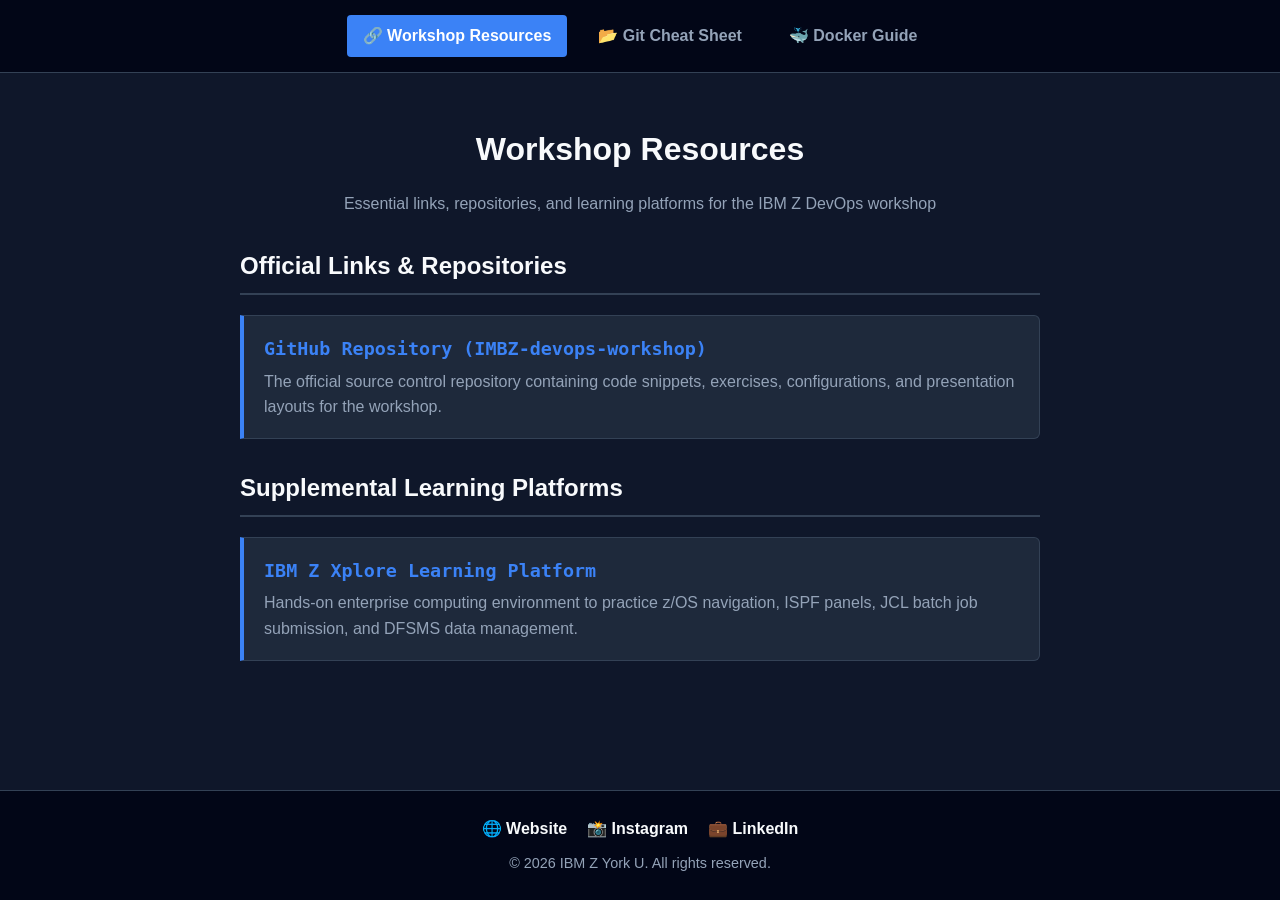
<file: index.html>
<!DOCTYPE html>
<html lang="en">
<head>
    <meta charset="UTF-8">
    <meta name="viewport" content="width=device-width, initial-scale=1.0">
    <title>Workshop Resources | IBM Z DevOps</title>
    <link rel="stylesheet" href="style.css">
</head>
<body>
  <!-- Menu Bar -->
    <nav class="navbar">
        <a href="index.html"  class="active">🔗 Workshop Resources</a>
        <a href="Git.html">📂 Git Cheat Sheet</a>
            <a href="Docker.html" >🐳 Docker Guide</a>
</nav>
<div class="container">
  

    <h1>Workshop Resources</h1>
    <p class="subtitle">Essential links, repositories, and learning platforms for the IBM Z DevOps workshop</p>

    <h2 class="section-title">Official Links & Repositories</h2>



    <div class="card">
        <h3><a href="https://github.com/Jayson-Amike/IMBZ-devops-workshop" target="_blank">GitHub Repository (IMBZ-devops-workshop)</a></h3>
        <p>The official source control repository containing code snippets, exercises, configurations, and presentation layouts for the workshop.</p>
    </div>

    <h2 class="section-title">Supplemental Learning Platforms</h2>

    <div class="card">
        <h3><a href="https://github.com/Jayson-Amike/IMBZ-devops-workshop" target="_blank">IBM Z Xplore Learning Platform</a></h3>
        <p>Hands-on enterprise computing environment to practice z/OS navigation, ISPF panels, JCL batch job submission, and DFSMS data management.</p>
    </div>

   

</div>

<!-- Footer Section -->
<footer class="footer">
    <div class="footer-links">
        <a href="https://ibm-z-york-u-website-nu.vercel.app/" target="_blank">🌐 Website</a>
        <a href="https://www.instagram.com/ibmzyorku/" target="_blank">📸 Instagram</a>
        <a href="https://www.linkedin.com/company/ibmzyorku" target="_blank">💼 LinkedIn</a>
    </div>
    <p>&copy; 2026 IBM Z York U. All rights reserved.</p>
</footer>

</body>
</html>
</file>
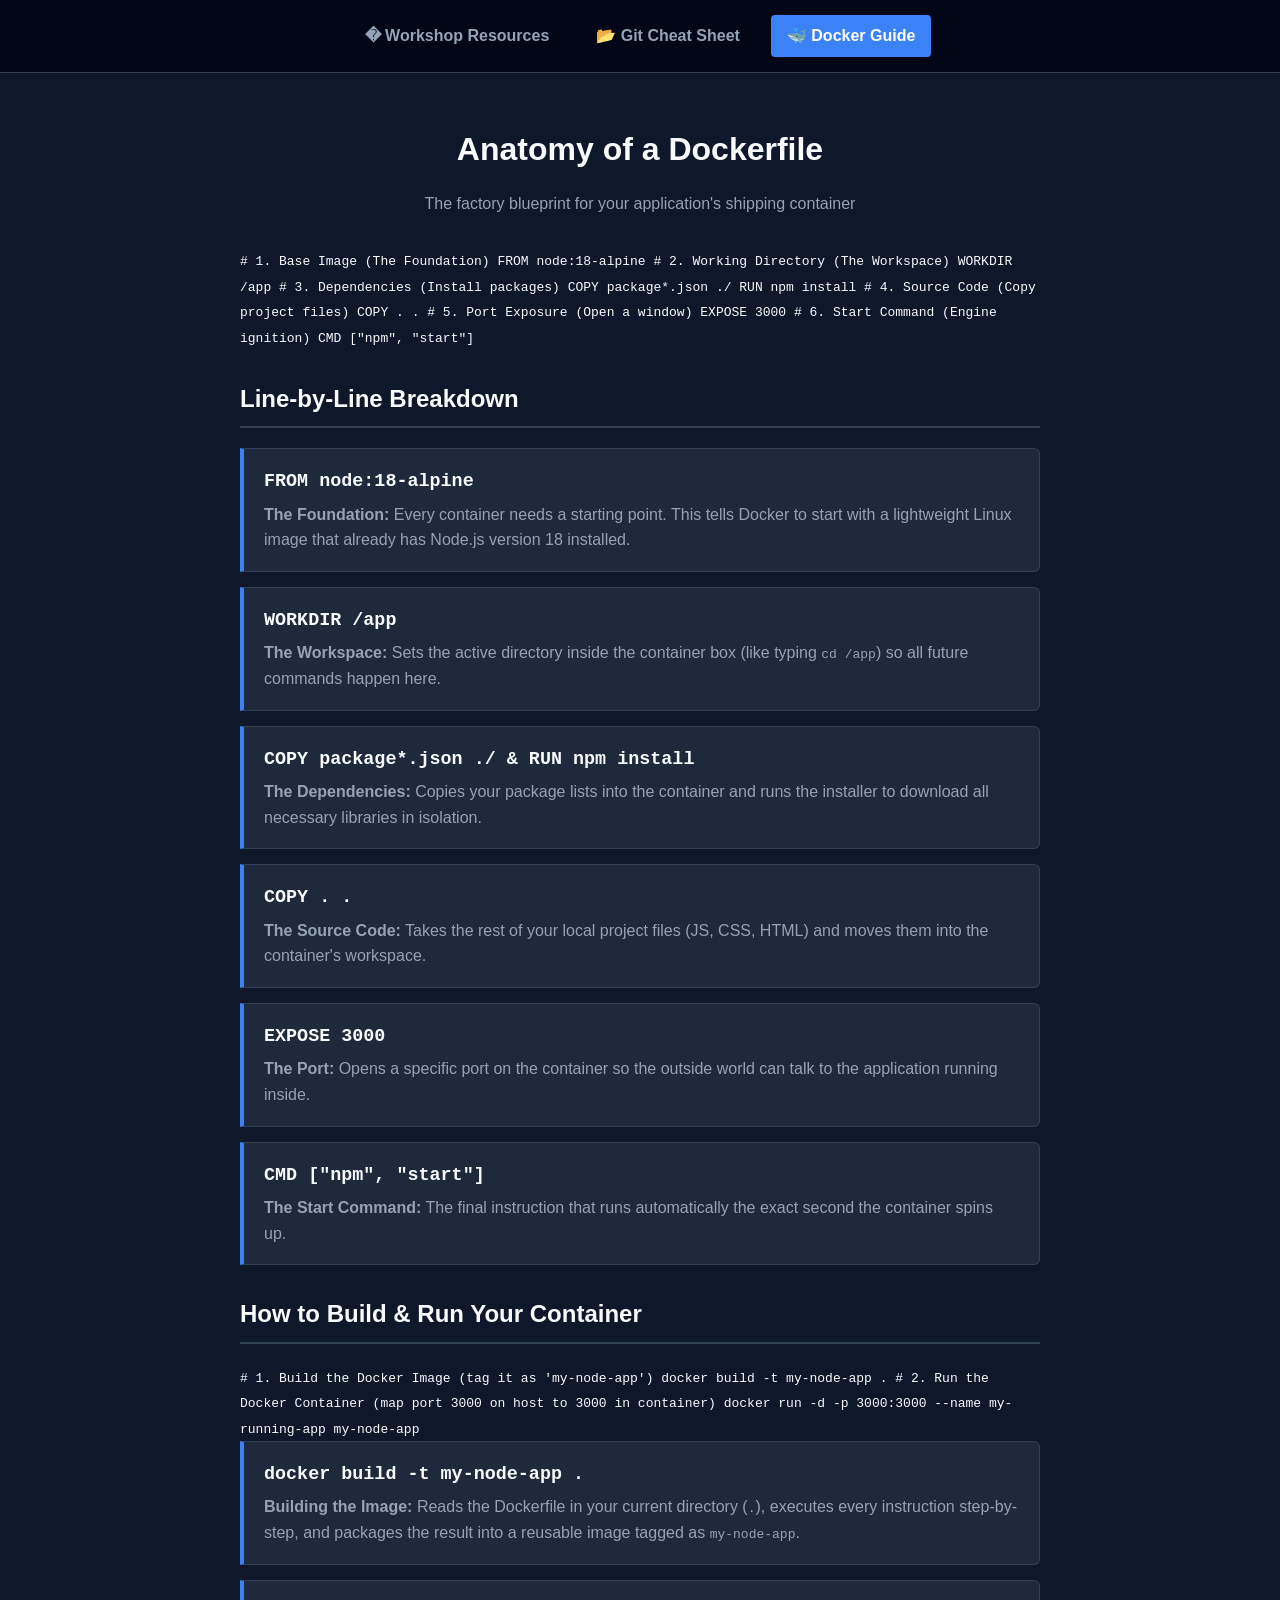
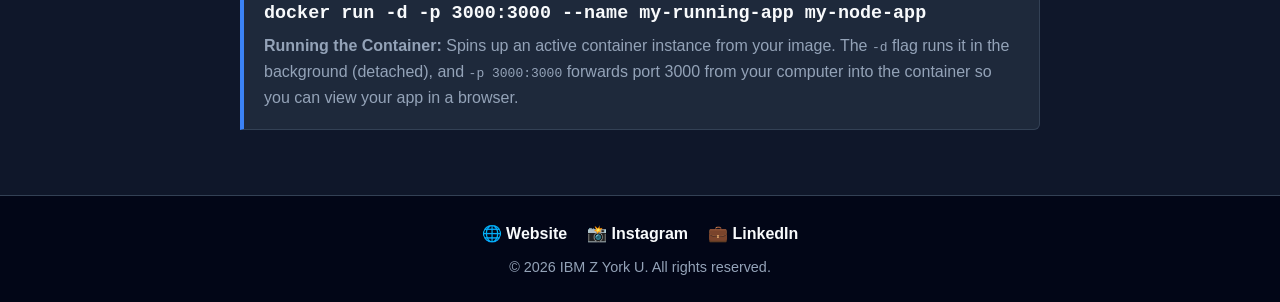
<file: Docker.html>
<!DOCTYPE html>
<html lang="en">
<head>
    <meta charset="UTF-8">
    <meta name="viewport" content="width=device-width, initial-scale=1.0">
    <title>Anatomy of a Dockerfile | IBM Z DevOps</title>
    <link rel="stylesheet" href="style.css">
</head>
<body>

      <!-- Menu Bar -->
    <nav class="navbar">
        <a href="index.html">� Workshop Resources</a>
        <a href="Git.html">📂 Git Cheat Sheet</a>
        <a href="Docker.html" class="active">🐳 Docker Guide</a>
    </nav>
    
<div class="container">
  

    <h1>Anatomy of a Dockerfile</h1>
    <p class="subtitle">The factory blueprint for your application's shipping container</p>

    <!-- Raw Dockerfile Display -->
    <div class="dockerfile-box">
        <code>
# 1. Base Image (The Foundation)
FROM node:18-alpine

# 2. Working Directory (The Workspace)
WORKDIR /app

# 3. Dependencies (Install packages)
COPY package*.json ./
RUN npm install

# 4. Source Code (Copy project files)
COPY . .

# 5. Port Exposure (Open a window)
EXPOSE 3000

# 6. Start Command (Engine ignition)
CMD ["npm", "start"]
        </code>
    </div>

    <h2 class="section-title">Line-by-Line Breakdown</h2>

    <div class="card">
        <h3>FROM node:18-alpine</h3>
        <p><strong>The Foundation:</strong> Every container needs a starting point. This tells Docker to start with a lightweight Linux image that already has Node.js version 18 installed.</p>
    </div>

    <div class="card">
        <h3>WORKDIR /app</h3>
        <p><strong>The Workspace:</strong> Sets the active directory inside the container box (like typing <code>cd /app</code>) so all future commands happen here.</p>
    </div>

    <div class="card">
        <h3>COPY package*.json ./ & RUN npm install</h3>
        <p><strong>The Dependencies:</strong> Copies your package lists into the container and runs the installer to download all necessary libraries in isolation.</p>
    </div>

    <div class="card">
        <h3>COPY . .</h3>
        <p><strong>The Source Code:</strong> Takes the rest of your local project files (JS, CSS, HTML) and moves them into the container's workspace.</p>
    </div>

    <div class="card">
        <h3>EXPOSE 3000</h3>
        <p><strong>The Port:</strong> Opens a specific port on the container so the outside world can talk to the application running inside.</p>
    </div>

    <div class="card">
        <h3>CMD ["npm", "start"]</h3>
        <p><strong>The Start Command:</strong> The final instruction that runs automatically the exact second the container spins up.</p>
    </div>

    <h2 class="section-title">How to Build & Run Your Container</h2>

    <div class="dockerfile-box">
        <code>
# 1. Build the Docker Image (tag it as 'my-node-app')
docker build -t my-node-app .

# 2. Run the Docker Container (map port 3000 on host to 3000 in container)
docker run -d -p 3000:3000 --name my-running-app my-node-app
        </code>
    </div>

    <div class="card">
        <h3>docker build -t my-node-app .</h3>
        <p><strong>Building the Image:</strong> Reads the Dockerfile in your current directory (<code>.</code>), executes every instruction step-by-step, and packages the result into a reusable image tagged as <code>my-node-app</code>.</p>
    </div>

    <div class="card">
        <h3>docker run -d -p 3000:3000 --name my-running-app my-node-app</h3>
        <p><strong>Running the Container:</strong> Spins up an active container instance from your image. The <code>-d</code> flag runs it in the background (detached), and <code>-p 3000:3000</code> forwards port 3000 from your computer into the container so you can view your app in a browser.</p>
    </div>

</div>

<!-- Footer Section -->
<footer class="footer">
    <div class="footer-links">
        <a href="https://ibm-z-york-u-website-nu.vercel.app/" target="_blank">🌐 Website</a>
        <a href="https://www.instagram.com/ibmzyorku/" target="_blank">📸 Instagram</a>
        <a href="https://www.linkedin.com/company/ibmzyorku" target="_blank">💼 LinkedIn</a>
    </div>
    <p>&copy; 2026 IBM Z York U. All rights reserved.</p>
</footer>

</body>
</html>
</file>
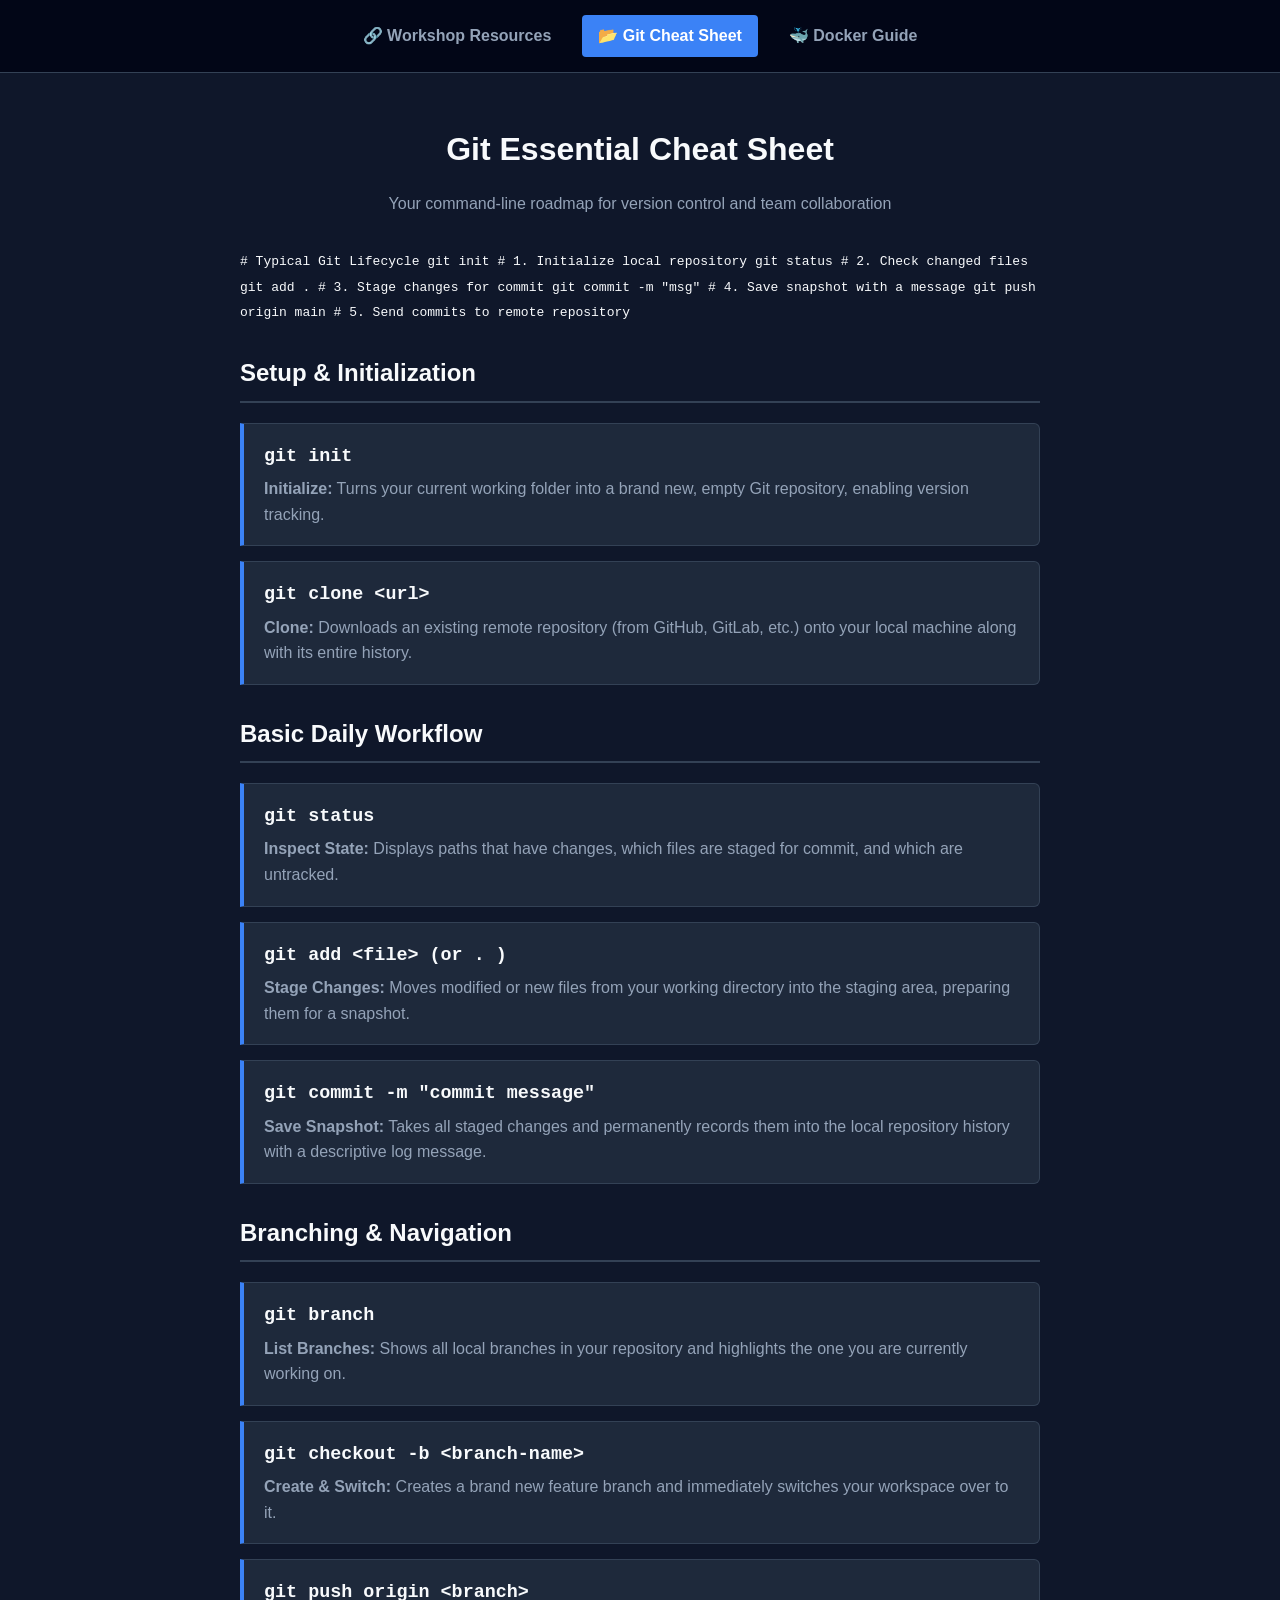
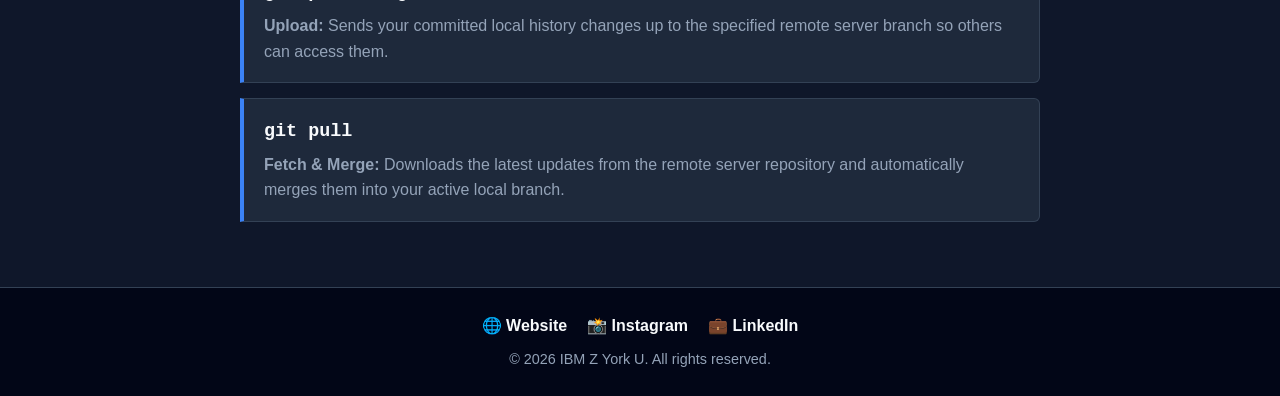
<file: Git.html>
<!DOCTYPE html>
<html lang="en">
<head>
    <meta charset="UTF-8">
    <meta name="viewport" content="width=device-width, initial-scale=1.0">
    <title>Git Essential Cheat Sheet | IBM Z DevOps</title>
    <link rel="stylesheet" href="style.css">
</head>
<body>

    <!-- Menu Bar -->
    <nav class="navbar">
        <a href="index.html">🔗 Workshop Resources</a>
        <a href="Git.html" class="active">📂 Git Cheat Sheet</a>
            <a href="Docker.html" >🐳 Docker Guide</a>
</nav>

<div class="container">
    

    <h1>Git Essential Cheat Sheet</h1>
    <p class="subtitle">Your command-line roadmap for version control and team collaboration</p>

    <!-- Quick Workflow Preview Box -->
    <div class="dockerfile-box">
        <code>
# Typical Git Lifecycle
git init                # 1. Initialize local repository
git status              # 2. Check changed files
git add .               # 3. Stage changes for commit
git commit -m "msg"     # 4. Save snapshot with a message
git push origin main    # 5. Send commits to remote repository
        </code>
    </div>

    <h2 class="section-title">Setup & Initialization</h2>

    <div class="card">
        <h3>git init</h3>
        <p><strong>Initialize:</strong> Turns your current working folder into a brand new, empty Git repository, enabling version tracking.</p>
    </div>

    <div class="card">
        <h3>git clone &lt;url&gt;</h3>
        <p><strong>Clone:</strong> Downloads an existing remote repository (from GitHub, GitLab, etc.) onto your local machine along with its entire history.</p>
    </div>

    <h2 class="section-title">Basic Daily Workflow</h2>

    <div class="card">
        <h3>git status</h3>
        <p><strong>Inspect State:</strong> Displays paths that have changes, which files are staged for commit, and which are untracked.</p>
    </div>

    <div class="card">
        <h3>git add &lt;file&gt; (or . )</h3>
        <p><strong>Stage Changes:</strong> Moves modified or new files from your working directory into the staging area, preparing them for a snapshot.</p>
    </div>

    <div class="card">
        <h3>git commit -m "commit message"</h3>
        <p><strong>Save Snapshot:</strong> Takes all staged changes and permanently records them into the local repository history with a descriptive log message.</p>
    </div>

    <h2 class="section-title">Branching & Navigation</h2>

    <div class="card">
        <h3>git branch</h3>
        <p><strong>List Branches:</strong> Shows all local branches in your repository and highlights the one you are currently working on.</p>
    </div>

    <div class="card">
        <h3>git checkout -b &lt;branch-name&gt;</h3>
        <p><strong>Create & Switch:</strong> Creates a brand new feature branch and immediately switches your workspace over to it.</p>
    </div>

    <div class="card">
        <h3>git push origin &lt;branch&gt;</h3>
        <p><strong>Upload:</strong> Sends your committed local history changes up to the specified remote server branch so others can access them.</p>
    </div>

    <div class="card">
        <h3>git pull</h3>
        <p><strong>Fetch & Merge:</strong> Downloads the latest updates from the remote server repository and automatically merges them into your active local branch.</p>
    </div>

</div>

<!-- Footer Section -->
<footer class="footer">
    <div class="footer-links">
        <a href="https://ibm-z-york-u-website-nu.vercel.app/" target="_blank">🌐 Website</a>
        <a href="https://www.instagram.com/ibmzyorku/" target="_blank">📸 Instagram</a>
        <a href="https://www.linkedin.com/company/ibmzyorku" target="_blank">💼 LinkedIn</a>
    </div>
    <p>&copy; 2026 IBM Z York U. All rights reserved.</p>
</footer>

</body>
</html>
</file>
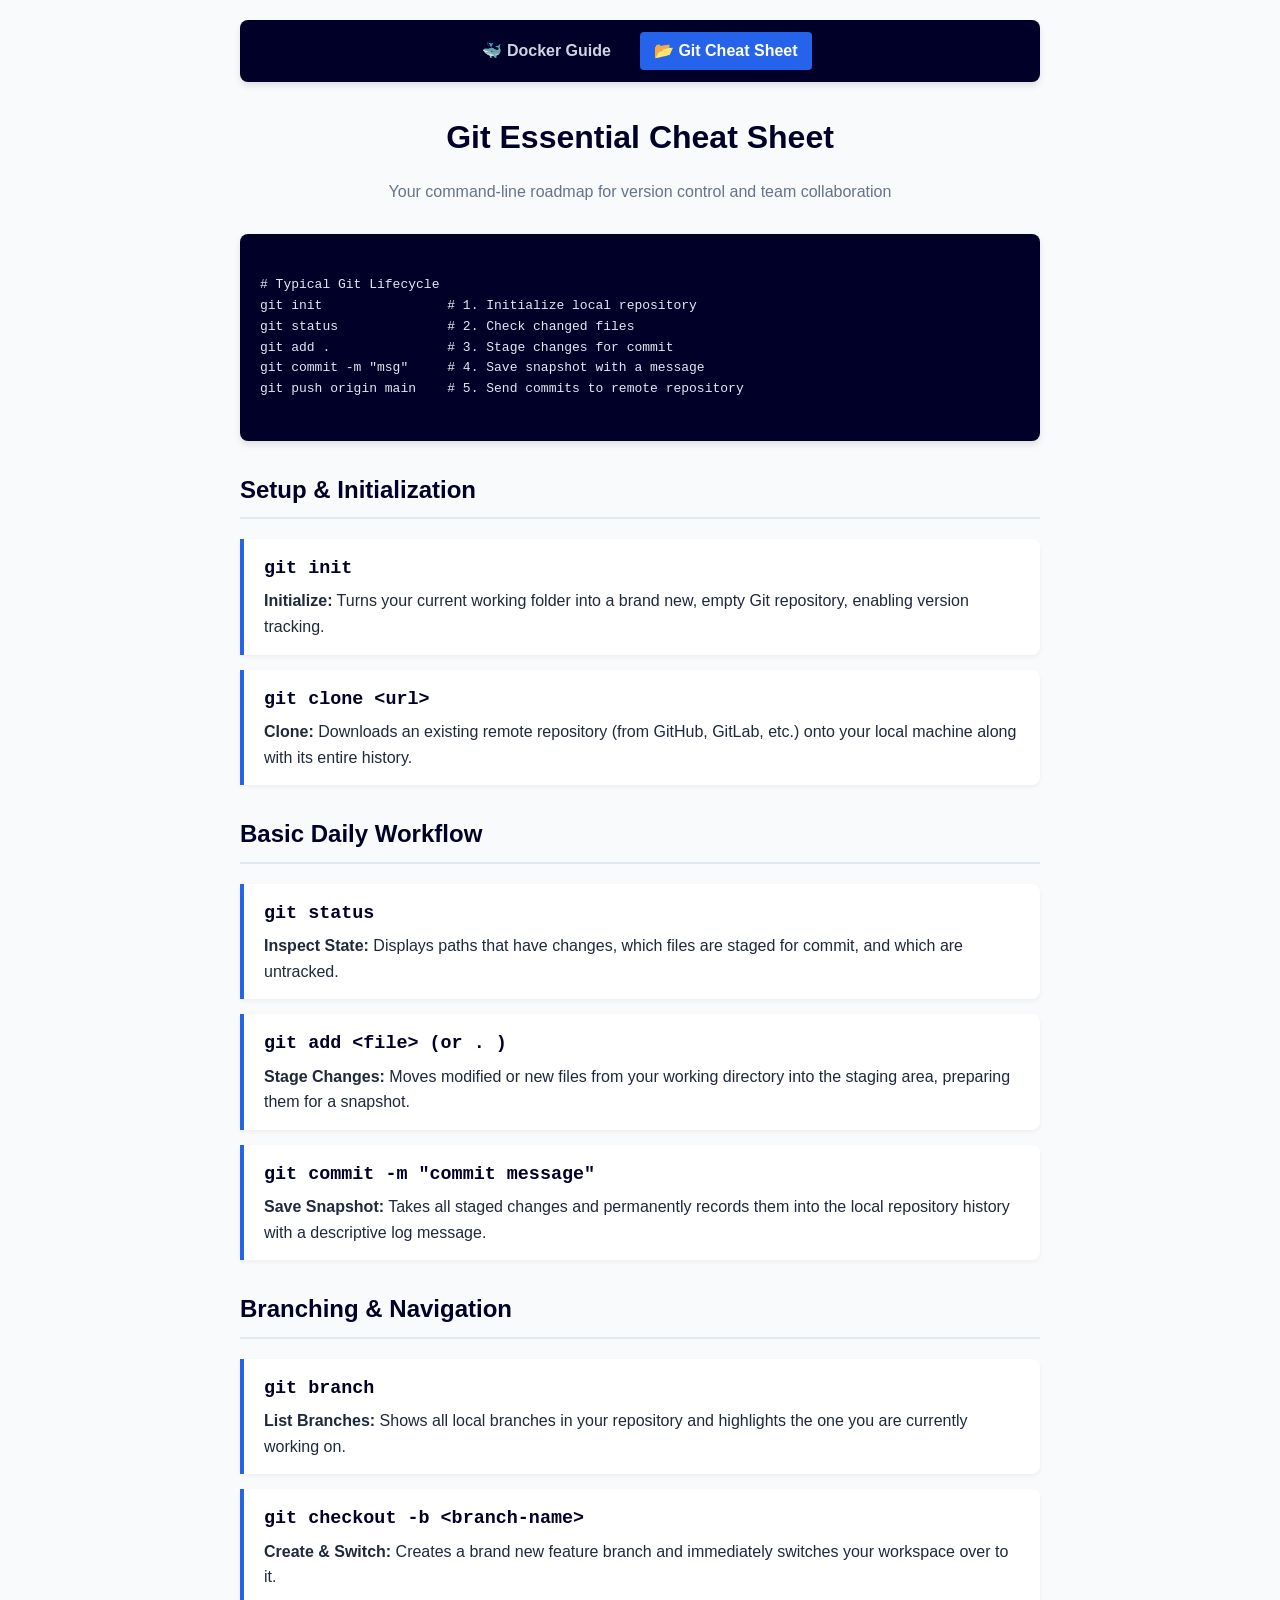
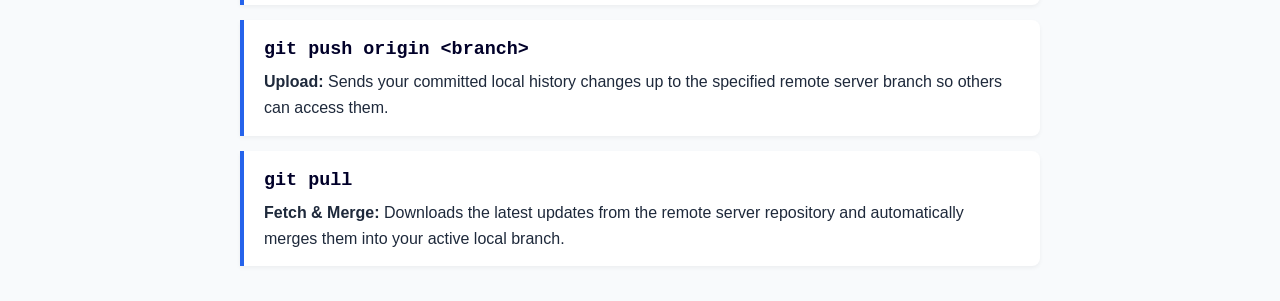
<file: index2.html>
<!DOCTYPE html>
<html lang="en">
<head>
    <meta charset="UTF-8">
    <meta name="viewport" content="width=device-width, initial-scale=1.0">
    <title>Git Essential Cheat Sheet | IBM Z DevOps</title>
    <style>
        :root {
            --primary: #010029;
            --accent: #2563eb;
            --bg: #f8fafc;
            --card-bg: #ffffff;
            --text: #1e293b;
            --code-bg: #f1f5f9;
        }
        body {
            font-family: Arial, sans-serif;
            background-color: var(--bg);
            color: var(--text);
            line-height: 1.6;
            margin: 0;
            padding: 20px;
        }
        .container {
            max-width: 800px;
            margin: 0 auto;
        }
        /* Navigation Menu Bar Styles */
        .navbar {
            display: flex;
            justify-content: center;
            gap: 15px;
            background-color: var(--primary);
            padding: 12px 20px;
            border-radius: 8px;
            margin-bottom: 30px;
            box-shadow: 0 4px 6px rgba(0,0,0,0.1);
        }
        .navbar a {
            color: #cbd5e1;
            text-decoration: none;
            font-weight: bold;
            padding: 6px 14px;
            border-radius: 4px;
            transition: background 0.2s, color 0.2s;
        }
        .navbar a:hover {
            background-color: var(--accent);
            color: #ffffff;
        }
        .navbar a.active {
            background-color: var(--accent);
            color: #ffffff;
        }
        h1 {
            color: var(--primary);
            text-align: center;
            margin-bottom: 10px;
        }
        .subtitle {
            text-align: center;
            color: #64748b;
            margin-bottom: 30px;
        }
        .dockerfile-box {
            background-color: var(--primary);
            color: #e2e8f0;
            padding: 20px;
            border-radius: 8px;
            font-family: monospace;
            overflow-x: auto;
            margin-bottom: 30px;
            box-shadow: 0 4px 6px rgba(0,0,0,0.1);
        }
        .dockerfile-box code {
            display: block;
            white-space: pre;
        }
        .section-title {
            color: var(--primary);
            border-bottom: 2px solid #e2e8f0;
            padding-bottom: 8px;
            margin-top: 30px;
        }
        .card {
            background-color: var(--card-bg);
            border-left: 4px solid var(--accent);
            padding: 15px 20px;
            margin-bottom: 15px;
            border-radius: 0 8px 8px 0;
            box-shadow: 0 2px 4px rgba(0,0,0,0.05);
        }
        .card h3 {
            margin: 0 0 5px 0;
            color: #010029;
            font-family: monospace;
            font-size: 1.15rem;
            font-weight: 700;
        }
        .card p {
            margin: 0;
            color: var(--text);
        }
    </style>
</head>
<body>

<div class="container">
    <!-- Menu Bar -->
    <nav class="navbar">
        <a href="index.html">🐳 Docker Guide</a>
        <a href="index2.html" class="active">📂 Git Cheat Sheet</a>
    </nav>

    <h1>Git Essential Cheat Sheet</h1>
    <p class="subtitle">Your command-line roadmap for version control and team collaboration</p>

    <!-- Quick Workflow Preview Box -->
    <div class="dockerfile-box">
        <code>
# Typical Git Lifecycle
git init                # 1. Initialize local repository
git status              # 2. Check changed files
git add .               # 3. Stage changes for commit
git commit -m "msg"     # 4. Save snapshot with a message
git push origin main    # 5. Send commits to remote repository
        </code>
    </div>

    <h2 class="section-title">Setup & Initialization</h2>

    <div class="card">
        <h3>git init</h3>
        <p><strong>Initialize:</strong> Turns your current working folder into a brand new, empty Git repository, enabling version tracking.</p>
    </div>

    <div class="card">
        <h3>git clone &lt;url&gt;</h3>
        <p><strong>Clone:</strong> Downloads an existing remote repository (from GitHub, GitLab, etc.) onto your local machine along with its entire history.</p>
    </div>

    <h2 class="section-title">Basic Daily Workflow</h2>

    <div class="card">
        <h3>git status</h3>
        <p><strong>Inspect State:</strong> Displays paths that have changes, which files are staged for commit, and which are untracked.</p>
    </div>

    <div class="card">
        <h3>git add &lt;file&gt; (or . )</h3>
        <p><strong>Stage Changes:</strong> Moves modified or new files from your working directory into the staging area, preparing them for a snapshot.</p>
    </div>

    <div class="card">
        <h3>git commit -m "commit message"</h3>
        <p><strong>Save Snapshot:</strong> Takes all staged changes and permanently records them into the local repository history with a descriptive log message.</p>
    </div>

    <h2 class="section-title">Branching & Navigation</h2>

    <div class="card">
        <h3>git branch</h3>
        <p><strong>List Branches:</strong> Shows all local branches in your repository and highlights the one you are currently working on.</p>
    </div>

    <div class="card">
        <h3>git checkout -b &lt;branch-name&gt;</h3>
        <p><strong>Create & Switch:</strong> Creates a brand new feature branch and immediately switches your workspace over to it.</p>
    </div>

    <div class="card">
        <h3>git push origin &lt;branch&gt;</h3>
        <p><strong>Upload:</strong> Sends your committed local history changes up to the specified remote server branch so others can access them.</p>
    </div>

    <div class="card">
        <h3>git pull</h3>
        <p><strong>Fetch & Merge:</strong> Downloads the latest updates from the remote server repository and automatically merges them into your active local branch.</p>
    </div>

</div>

</body>
</html>
</file>
<file: style.css>
:root {
            --bg-color: #0f172a;        /* Sleek dark slate background */
            --card-bg: #1e293b;       /* Dark gray for content boxes */
            --text-main: #f8fafc;     /* Bright white for primary text */
            --text-muted: #94a3b8;    /* Softer gray for subtitles */
            --accent: #3b82f6;        /* Clean, professional blue */
            --border-color: #334155;  /* Subtle line borders */
        }
        
        body {
            font-family: Arial, sans-serif;
            background-color: var(--bg-color);
            color: var(--text-main);
            line-height: 1.6;
            margin: 0;
            padding: 0;
            display: flex;
            flex-direction: column;
            min-height: 100vh;
        }

        /* Full-Width Navigation Bar */
        .navbar {
            display: flex;
            justify-content: center;
            gap: 15px;
            background-color: #020617;
            padding: 15px 20px;
            width: 100%;
            box-sizing: border-box;
            border-bottom: 1px solid var(--border-color);
            margin-bottom: 30px;
        }
        .navbar a {
            color: var(--text-muted);
            text-decoration: none;
            font-weight: bold;
            padding: 8px 16px;
            border-radius: 4px;
            transition: background 0.2s, color 0.2s;
        }
        .navbar a:hover, .navbar a.active {
            background-color: var(--accent);
            color: #ffffff;
        }

        .container {
            max-width: 800px;
            margin: 0 auto;
            flex: 1;
            width: 90%;
            box-sizing: border-box;
        }

        h1 {
            color: var(--text-main);
            text-align: center;
            margin-bottom: 10px;
        }
        
        .subtitle {
            text-align: center;
            color: var(--text-muted);
            margin-bottom: 30px;
        }

        .section-title {
            color: var(--text-main);
            border-bottom: 2px solid var(--border-color);
            padding-bottom: 8px;
            margin-top: 30px;
        }

        .card {
            background-color: var(--card-bg);
            border-left: 4px solid var(--accent);
            padding: 18px 20px;
            margin-bottom: 15px;
            border-radius: 0 6px 6px 0;
            border-top: 1px solid var(--border-color);
            border-right: 1px solid var(--border-color);
            border-bottom: 1px solid var(--border-color);
        }
        
        .card h3 {
            margin: 0 0 5px 0;
            color: var(--text-main);
            font-family: monospace;
            font-size: 1.15rem;
        }
        
        .card p {
            margin: 0;
            color: var(--text-muted);
        }
        
        .card a {
            color: var(--accent);
            text-decoration: none;
            font-weight: bold;
        }
        
        .card a:hover {
            text-decoration: underline;
        }

        /* Footer Styles */
        .footer {
            background-color: #020617;
            color: var(--text-muted);
            text-align: center;
            padding: 25px 20px;
            margin-top: 50px;
            width: 100%;
            box-sizing: border-box;
            border-top: 1px solid var(--border-color);
        }
        
        .footer-links {
            display: flex;
            justify-content: center;
            gap: 20px;
            margin-bottom: 10px;
            flex-wrap: wrap;
        }
        
        .footer-links a {
            color: var(--text-main);
            text-decoration: none;
            font-weight: bold;
        }
        
        .footer-links a:hover {
            color: var(--accent);
            text-decoration: underline;
        }
        
        .footer p {
            margin: 0;
            font-size: 0.9rem;
            color: var(--text-muted);
        }
</file>
